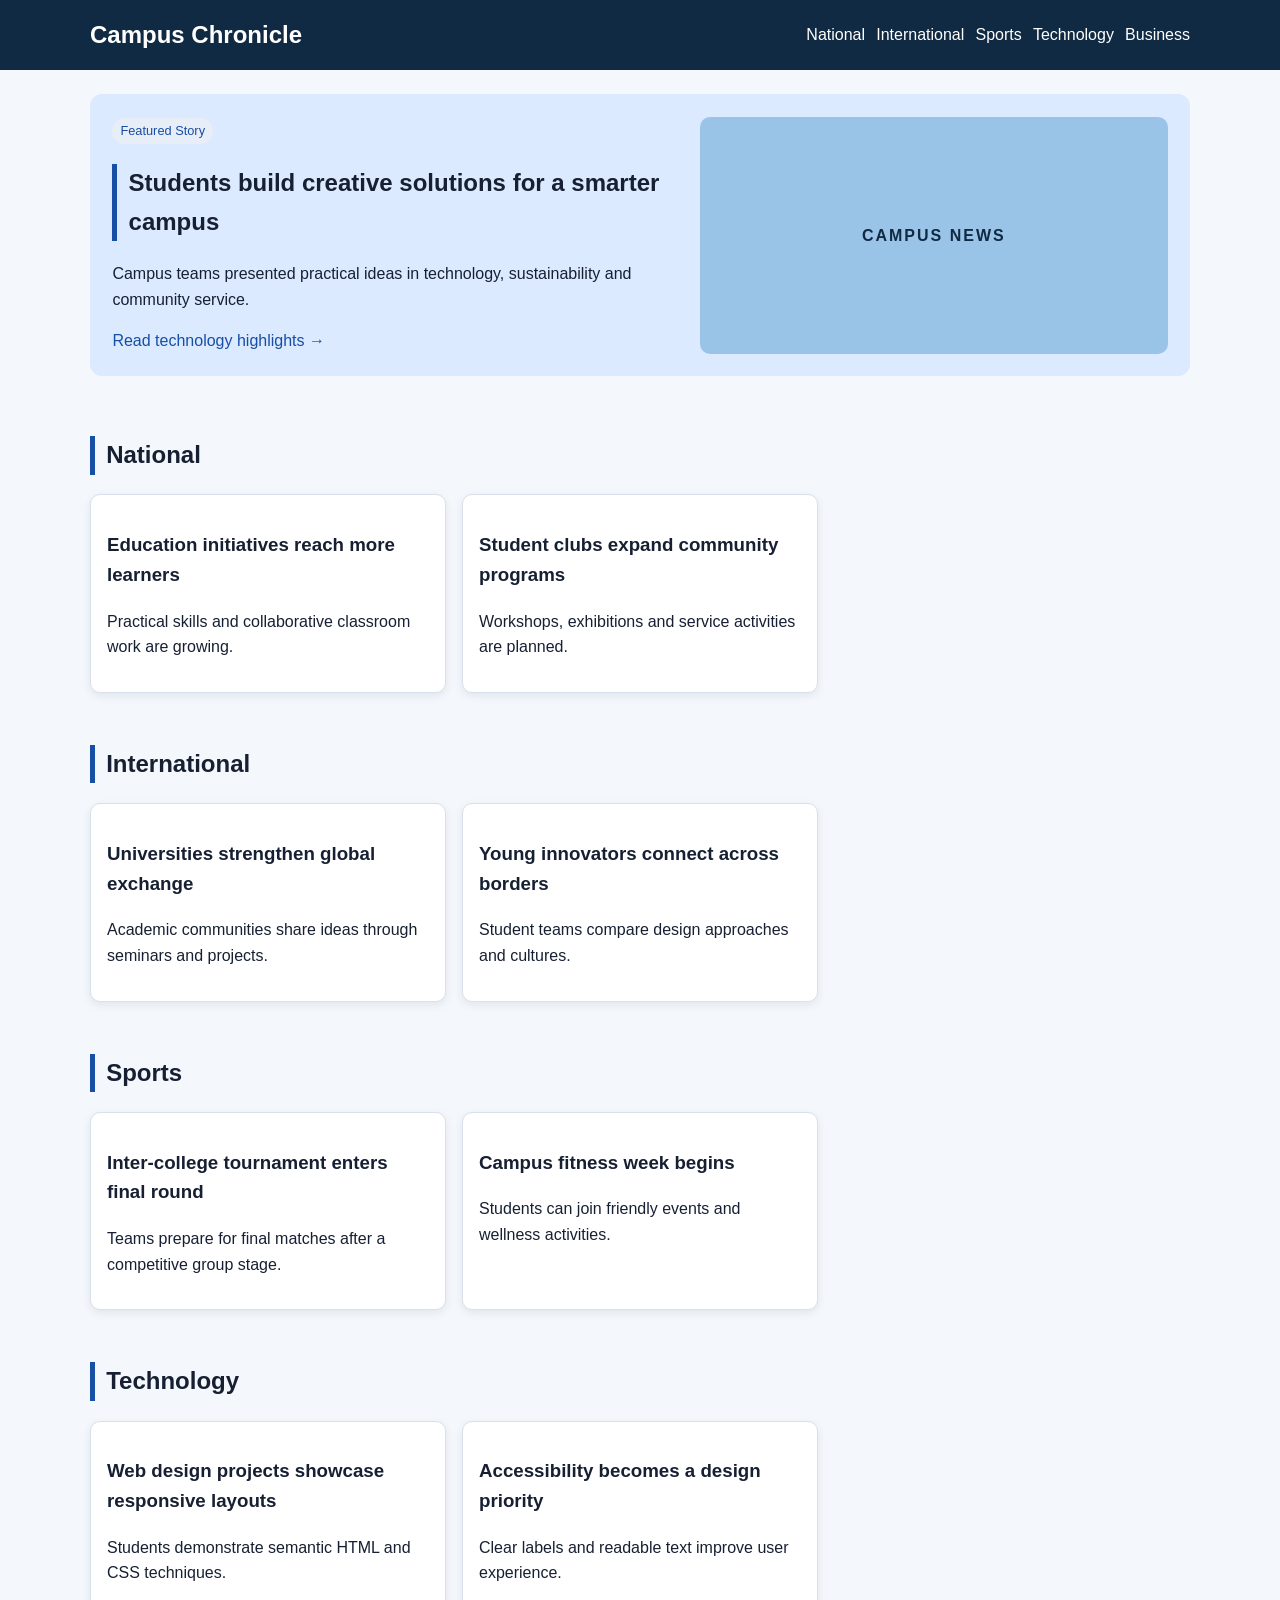
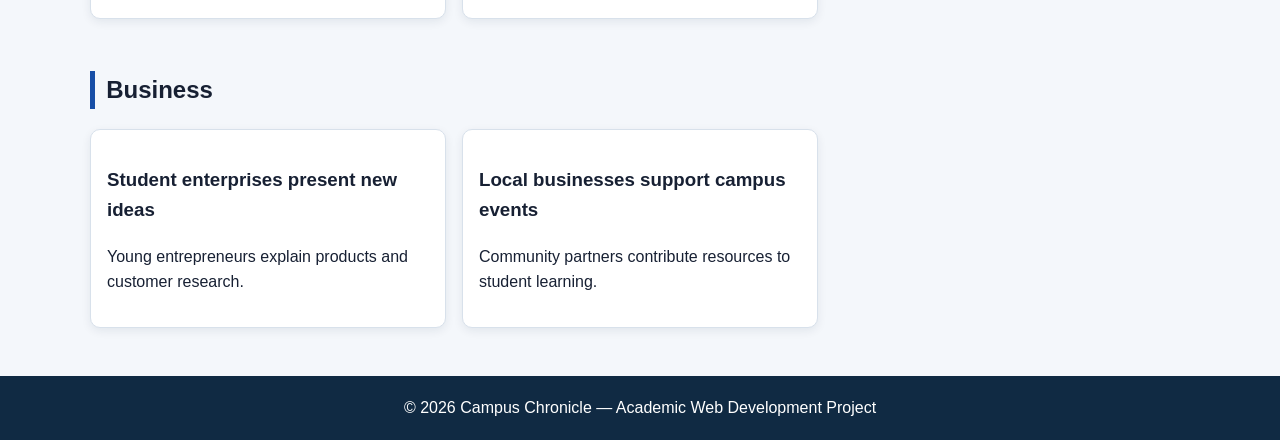
<file: 01-online-news-portal/index.html>
<!doctype html><html lang="en"><head><meta charset="utf-8"><meta name="viewport" content="width=device-width, initial-scale=1"><title>Campus Chronicle</title><link rel="stylesheet" href="style.css"></head><body><header class="site-header"><div class="container"><h1>Campus Chronicle</h1><nav><a href="#national">National</a><a href="#international">International</a><a href="#sports">Sports</a><a href="#technology">Technology</a><a href="#business">Business</a></nav></div></header><main class="container"><section class="hero"><div><span class="tag">Featured Story</span><h2>Students build creative solutions for a smarter campus</h2><p>Campus teams presented practical ideas in technology, sustainability and community service.</p><a href="#technology">Read technology highlights →</a></div><div class="hero-art">CAMPUS NEWS</div></section><section id="national"><h2>National</h2><div class="grid"><article><h3>Education initiatives reach more learners</h3><p>Practical skills and collaborative classroom work are growing.</p></article><article><h3>Student clubs expand community programs</h3><p>Workshops, exhibitions and service activities are planned.</p></article></div></section><section id="international"><h2>International</h2><div class="grid"><article><h3>Universities strengthen global exchange</h3><p>Academic communities share ideas through seminars and projects.</p></article><article><h3>Young innovators connect across borders</h3><p>Student teams compare design approaches and cultures.</p></article></div></section><section id="sports"><h2>Sports</h2><div class="grid"><article><h3>Inter-college tournament enters final round</h3><p>Teams prepare for final matches after a competitive group stage.</p></article><article><h3>Campus fitness week begins</h3><p>Students can join friendly events and wellness activities.</p></article></div></section><section id="technology"><h2>Technology</h2><div class="grid"><article><h3>Web design projects showcase responsive layouts</h3><p>Students demonstrate semantic HTML and CSS techniques.</p></article><article><h3>Accessibility becomes a design priority</h3><p>Clear labels and readable text improve user experience.</p></article></div></section><section id="business"><h2>Business</h2><div class="grid"><article><h3>Student enterprises present new ideas</h3><p>Young entrepreneurs explain products and customer research.</p></article><article><h3>Local businesses support campus events</h3><p>Community partners contribute resources to student learning.</p></article></div></section></main><footer>© 2026 Campus Chronicle — Academic Web Development Project</footer></body></html>
</file>
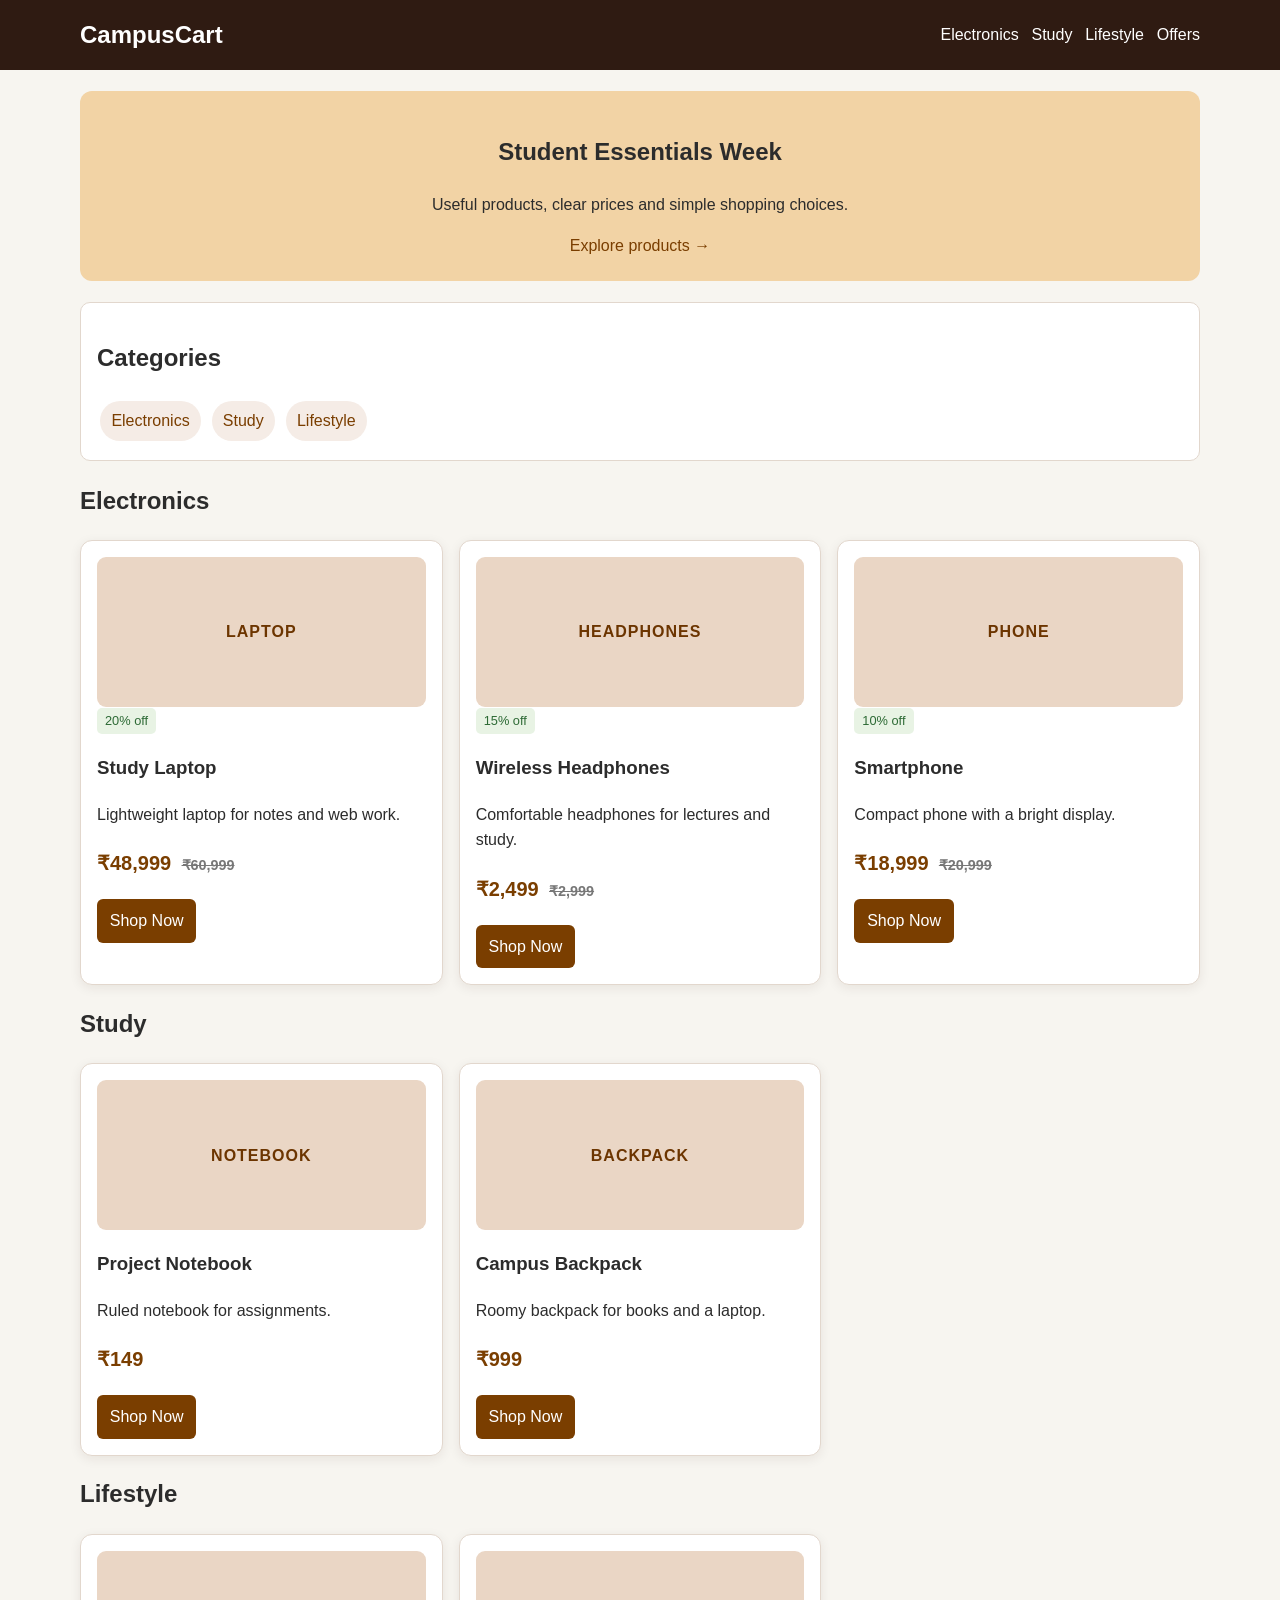
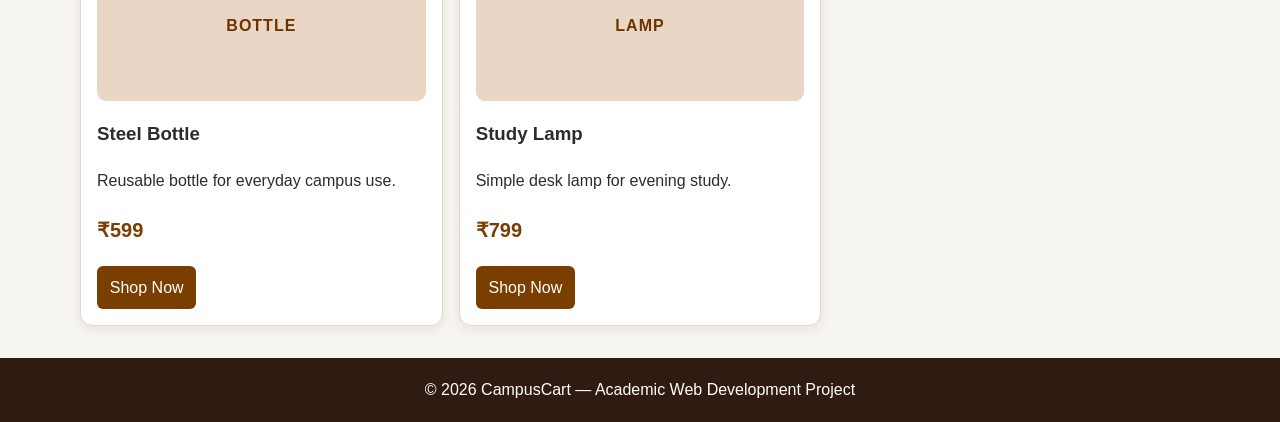
<file: 02-online-shopping-website/index.html>
<!doctype html><html lang="en"><head><meta charset="utf-8"><meta name="viewport" content="width=device-width, initial-scale=1"><title>CampusCart</title><link rel="stylesheet" href="style.css"></head><body><header><div class="container"><h1>CampusCart</h1><nav><a href="#electronics">Electronics</a><a href="#study">Study</a><a href="#lifestyle">Lifestyle</a><a href="#offers">Offers</a></nav></div></header><main class="container"><section id="offers" class="promo"><h2>Student Essentials Week</h2><p>Useful products, clear prices and simple shopping choices.</p><a href="#electronics">Explore products →</a></section><section class="categories"><h2>Categories</h2><a href="#electronics">Electronics</a> <a href="#study">Study</a> <a href="#lifestyle">Lifestyle</a></section><section id="electronics"><h2>Electronics</h2><div class="products"><article><div class="product-art">LAPTOP</div><span class="discount">20% off</span><h3>Study Laptop</h3><p>Lightweight laptop for notes and web work.</p><p class="price">₹48,999 <s>₹60,999</s></p><a class="shop" href="#offers">Shop Now</a></article><article><div class="product-art">HEADPHONES</div><span class="discount">15% off</span><h3>Wireless Headphones</h3><p>Comfortable headphones for lectures and study.</p><p class="price">₹2,499 <s>₹2,999</s></p><a class="shop" href="#offers">Shop Now</a></article><article><div class="product-art">PHONE</div><span class="discount">10% off</span><h3>Smartphone</h3><p>Compact phone with a bright display.</p><p class="price">₹18,999 <s>₹20,999</s></p><a class="shop" href="#offers">Shop Now</a></article></div></section><section id="study"><h2>Study</h2><div class="products"><article><div class="product-art">NOTEBOOK</div><h3>Project Notebook</h3><p>Ruled notebook for assignments.</p><p class="price">₹149</p><a class="shop" href="#offers">Shop Now</a></article><article><div class="product-art">BACKPACK</div><h3>Campus Backpack</h3><p>Roomy backpack for books and a laptop.</p><p class="price">₹999</p><a class="shop" href="#offers">Shop Now</a></article></div></section><section id="lifestyle"><h2>Lifestyle</h2><div class="products"><article><div class="product-art">BOTTLE</div><h3>Steel Bottle</h3><p>Reusable bottle for everyday campus use.</p><p class="price">₹599</p><a class="shop" href="#offers">Shop Now</a></article><article><div class="product-art">LAMP</div><h3>Study Lamp</h3><p>Simple desk lamp for evening study.</p><p class="price">₹799</p><a class="shop" href="#offers">Shop Now</a></article></div></section></main><footer>© 2026 CampusCart — Academic Web Development Project</footer></body></html>
</file>
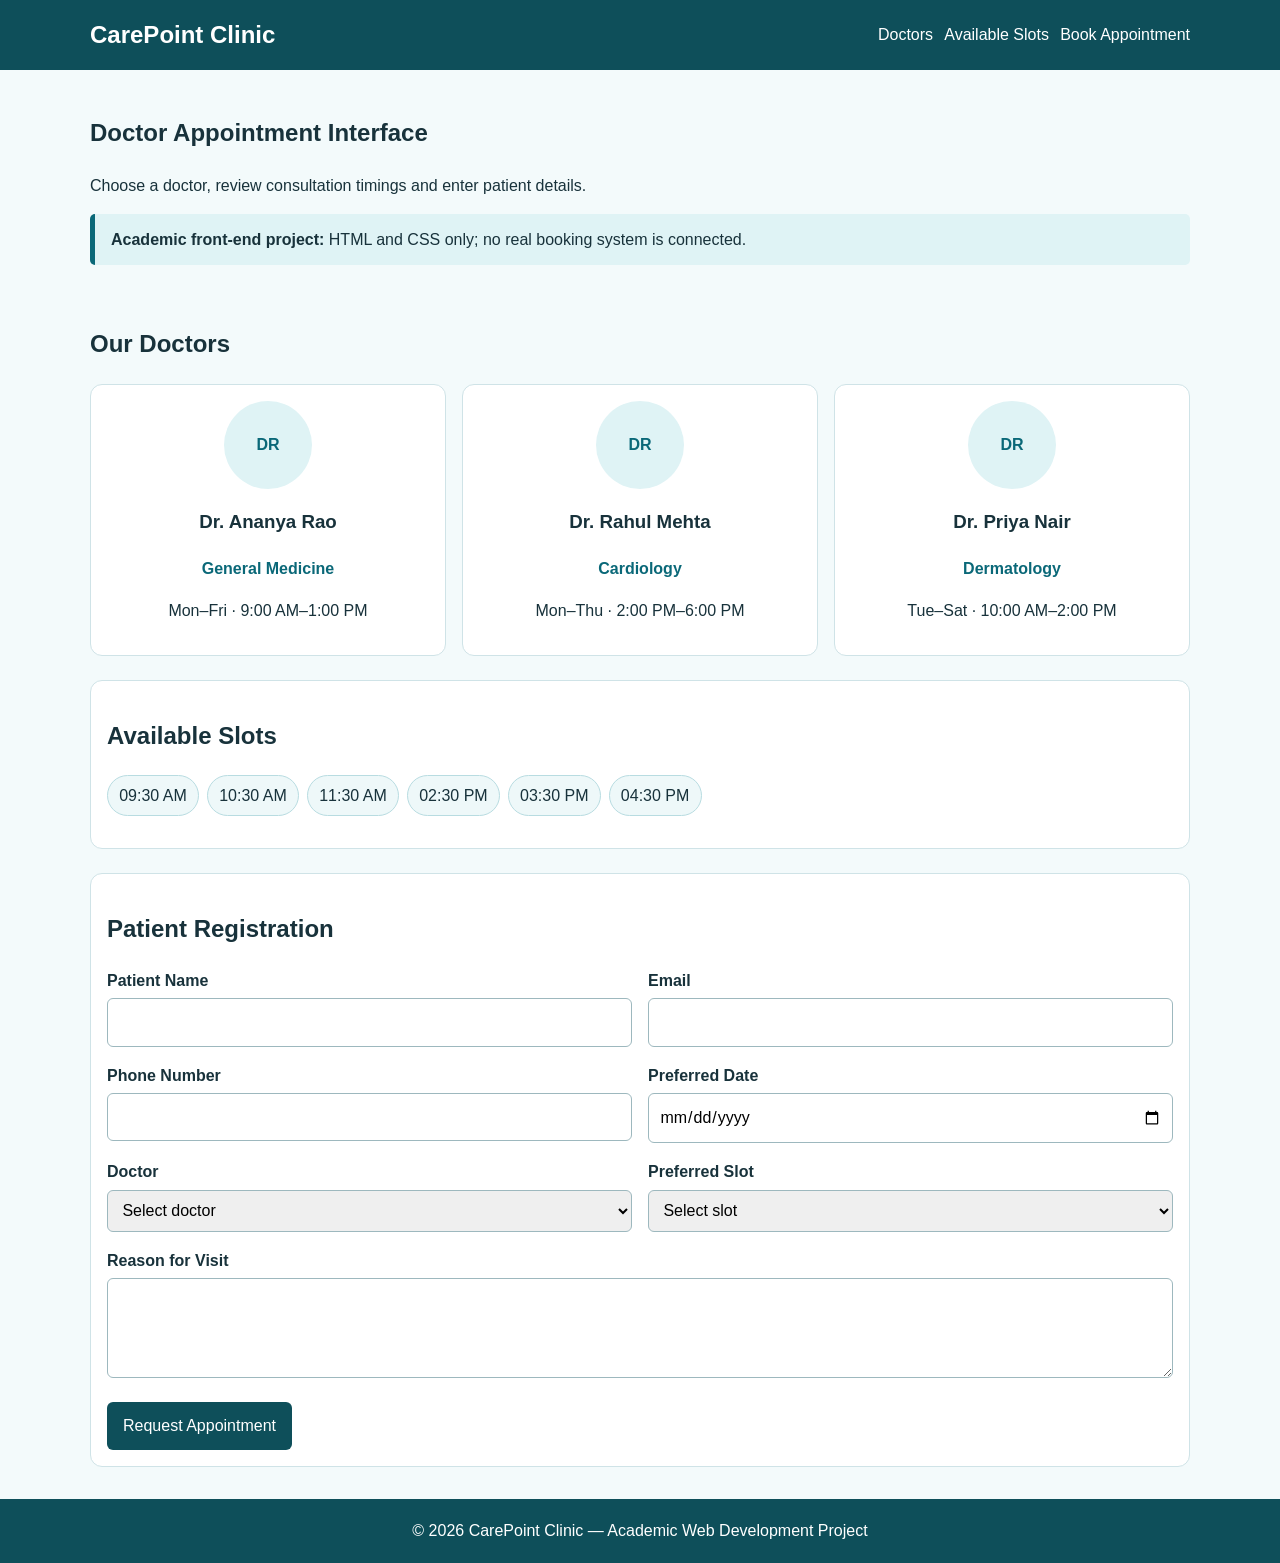
<file: 03-doctor-appointment-interface/index.html>
<!doctype html><html lang="en"><head><meta charset="utf-8"><meta name="viewport" content="width=device-width, initial-scale=1"><title>CarePoint Clinic</title><link rel="stylesheet" href="style.css"></head><body><header><div class="container"><h1>CarePoint Clinic</h1><nav><a href="#doctors">Doctors</a><a href="#slots">Available Slots</a><a href="#booking">Book Appointment</a></nav></div></header><main class="container"><section class="intro"><h2>Doctor Appointment Interface</h2><p>Choose a doctor, review consultation timings and enter patient details.</p><p class="notice"><strong>Academic front-end project:</strong> HTML and CSS only; no real booking system is connected.</p></section><section id="doctors"><h2>Our Doctors</h2><div class="doctors"><article><div class="doctor-art">DR</div><h3>Dr. Ananya Rao</h3><p class="specialty">General Medicine</p><p>Mon–Fri · 9:00 AM–1:00 PM</p></article><article><div class="doctor-art">DR</div><h3>Dr. Rahul Mehta</h3><p class="specialty">Cardiology</p><p>Mon–Thu · 2:00 PM–6:00 PM</p></article><article><div class="doctor-art">DR</div><h3>Dr. Priya Nair</h3><p class="specialty">Dermatology</p><p>Tue–Sat · 10:00 AM–2:00 PM</p></article></div></section><section id="slots" class="schedule"><h2>Available Slots</h2><ul><li>09:30 AM</li><li>10:30 AM</li><li>11:30 AM</li><li>02:30 PM</li><li>03:30 PM</li><li>04:30 PM</li></ul></section><section id="booking" class="booking"><h2>Patient Registration</h2><form action="#booking" method="get"><div class="form-grid"><div><label for="name">Patient Name</label><input id="name" name="name" type="text" required></div><div><label for="email">Email</label><input id="email" name="email" type="email" required></div><div><label for="phone">Phone Number</label><input id="phone" name="phone" type="tel" required></div><div><label for="date">Preferred Date</label><input id="date" name="date" type="date" required></div><div><label for="doctor">Doctor</label><select id="doctor" name="doctor" required><option value="">Select doctor</option><option>Dr. Ananya Rao</option><option>Dr. Rahul Mehta</option><option>Dr. Priya Nair</option></select></div><div><label for="slot">Preferred Slot</label><select id="slot" name="slot" required><option value="">Select slot</option><option>09:30 AM</option><option>10:30 AM</option><option>11:30 AM</option><option>02:30 PM</option><option>03:30 PM</option><option>04:30 PM</option></select></div><div class="full"><label for="message">Reason for Visit</label><textarea id="message" name="message"></textarea></div><div class="full"><button type="submit">Request Appointment</button></div></div></form></section></main><footer>© 2026 CarePoint Clinic — Academic Web Development Project</footer></body></html>
</file>
<file: 01-online-news-portal/style.css>
*{box-sizing:border-box}html{scroll-behavior:smooth}body{margin:0;font-family:Arial,sans-serif;line-height:1.6;color:#172033;background:#f4f7fb}a{color:#174ea6;text-decoration:none}a:hover{text-decoration:underline}.container{width:min(1100px,92%);margin:auto}.site-header{background:#102a43;color:white;padding:1rem 0;position:sticky;top:0}.site-header .container{display:flex;align-items:center;justify-content:space-between;gap:1rem}.site-header h1{margin:0;font-size:1.5rem}.site-header nav{display:flex;flex-wrap:wrap;gap:.7rem}.site-header nav a{color:white}.hero{margin:1.5rem 0;padding:1.4rem;border-radius:12px;background:#dbeafe;display:grid;gap:1rem}.hero-art{min-height:180px;border-radius:10px;background:#9ac3e8;display:grid;place-items:center;font-weight:bold;letter-spacing:2px;color:#102a43}.tag{display:inline-block;background:#e8eef7;color:#174ea6;padding:.2rem .5rem;border-radius:999px;font-size:.8rem}section{padding:1rem 0;scroll-margin-top:80px}section h2{border-left:5px solid #174ea6;padding-left:.7rem}.grid{display:grid;gap:1rem}article{background:white;border:1px solid #d8e1eb;border-radius:10px;padding:1rem;box-shadow:0 3px 10px rgba(16,42,67,.08)}footer{background:#102a43;color:white;text-align:center;padding:1.2rem;margin-top:2rem}@media(min-width:700px){.hero{grid-template-columns:1.1fr .9fr}.grid{grid-template-columns:repeat(2,1fr)}}@media(min-width:1000px){.grid{grid-template-columns:repeat(3,1fr)}}
</file>
<file: 02-online-shopping-website/style.css>
*{box-sizing:border-box}html{scroll-behavior:smooth}body{margin:0;font-family:Arial,sans-serif;background:#f7f5f0;color:#2c2c2c;line-height:1.6}a{color:#7a3e00;text-decoration:none}a:hover{text-decoration:underline}.container{width:min(1120px,92%);margin:auto}header{background:#2f1b12;color:white;padding:1rem 0}header .container{display:flex;justify-content:space-between;align-items:center;gap:1rem}header h1{margin:0;font-size:1.5rem}header nav{display:flex;gap:.8rem;flex-wrap:wrap}header nav a{color:white}.promo{margin:1.3rem 0;padding:1.4rem;border-radius:12px;background:#f2d3a5;text-align:center}.categories{background:white;border:1px solid #e2d7cd;border-radius:10px;padding:1rem;margin-bottom:1.3rem}.categories a{display:inline-block;padding:.45rem .7rem;background:#f5ece6;border-radius:999px;margin:.2rem}.products{display:grid;gap:1rem}article{background:white;border:1px solid #e2d7cd;border-radius:12px;padding:1rem;box-shadow:0 3px 12px rgba(47,27,18,.08)}.product-art{height:150px;border-radius:9px;background:#ead6c5;display:grid;place-items:center;font-weight:bold;color:#6c3500;letter-spacing:1px}.discount{display:inline-block;background:#e8f3e4;color:#2d6a35;padding:.2rem .5rem;border-radius:5px;font-size:.8rem}.price{font-size:1.25rem;font-weight:bold;color:#7a3e00}.price s{font-size:.9rem;color:#777;margin-left:.3rem}.shop{display:inline-block;background:#7a3e00;color:white;padding:.55rem .8rem;border-radius:6px}.shop:hover{background:#5a2d00;text-decoration:none}footer{margin-top:2rem;background:#2f1b12;color:white;text-align:center;padding:1.2rem}@media(min-width:700px){.products{grid-template-columns:repeat(2,1fr)}}@media(min-width:1000px){.products{grid-template-columns:repeat(3,1fr)}}
</file>
<file: 03-doctor-appointment-interface/style.css>
*{box-sizing:border-box}html{scroll-behavior:smooth}body{margin:0;font-family:Arial,sans-serif;line-height:1.6;color:#18323b;background:#f3fafb}a{color:#0a6878;text-decoration:none}a:hover{text-decoration:underline}.container{width:min(1100px,92%);margin:auto}header{background:#0e4f5a;color:white;padding:1rem 0}header .container{display:flex;justify-content:space-between;align-items:center;gap:1rem}header h1{margin:0;font-size:1.5rem}header nav{display:flex;gap:.7rem;flex-wrap:wrap}header nav a{color:white}.intro{padding:1.5rem 0}.notice{background:#dff3f5;border-left:5px solid #0a6878;padding:.8rem 1rem;border-radius:5px}.doctors{display:grid;gap:1rem}.doctor-art{width:88px;height:88px;border-radius:50%;background:#dff3f5;display:grid;place-items:center;color:#0a6878;font-weight:bold;margin:auto}.doctors article{background:white;border:1px solid #cfe3e7;border-radius:12px;padding:1rem;text-align:center}.specialty{color:#0a6878;font-weight:bold}.schedule,.booking{background:white;border:1px solid #cfe3e7;border-radius:12px;padding:1rem;margin:1.5rem 0}.schedule ul{list-style:none;padding:0;display:flex;flex-wrap:wrap;gap:.5rem}.schedule li{background:#eef8f9;border:1px solid #b8dce1;padding:.4rem .7rem;border-radius:999px}.form-grid{display:grid;gap:1rem}.form-grid label{display:block;font-weight:bold;margin-bottom:.3rem}.form-grid input,.form-grid select,.form-grid textarea{width:100%;padding:.65rem;border:1px solid #9db8be;border-radius:6px;font:inherit}.form-grid textarea{min-height:100px}.form-grid button{background:#0e4f5a;color:white;border:0;padding:.7rem 1rem;border-radius:6px;font:inherit}.full{grid-column:1/-1}footer{background:#0e4f5a;color:white;text-align:center;padding:1.2rem;margin-top:2rem}@media(min-width:700px){.doctors{grid-template-columns:repeat(3,1fr)}.form-grid{grid-template-columns:1fr 1fr}}
</file>
